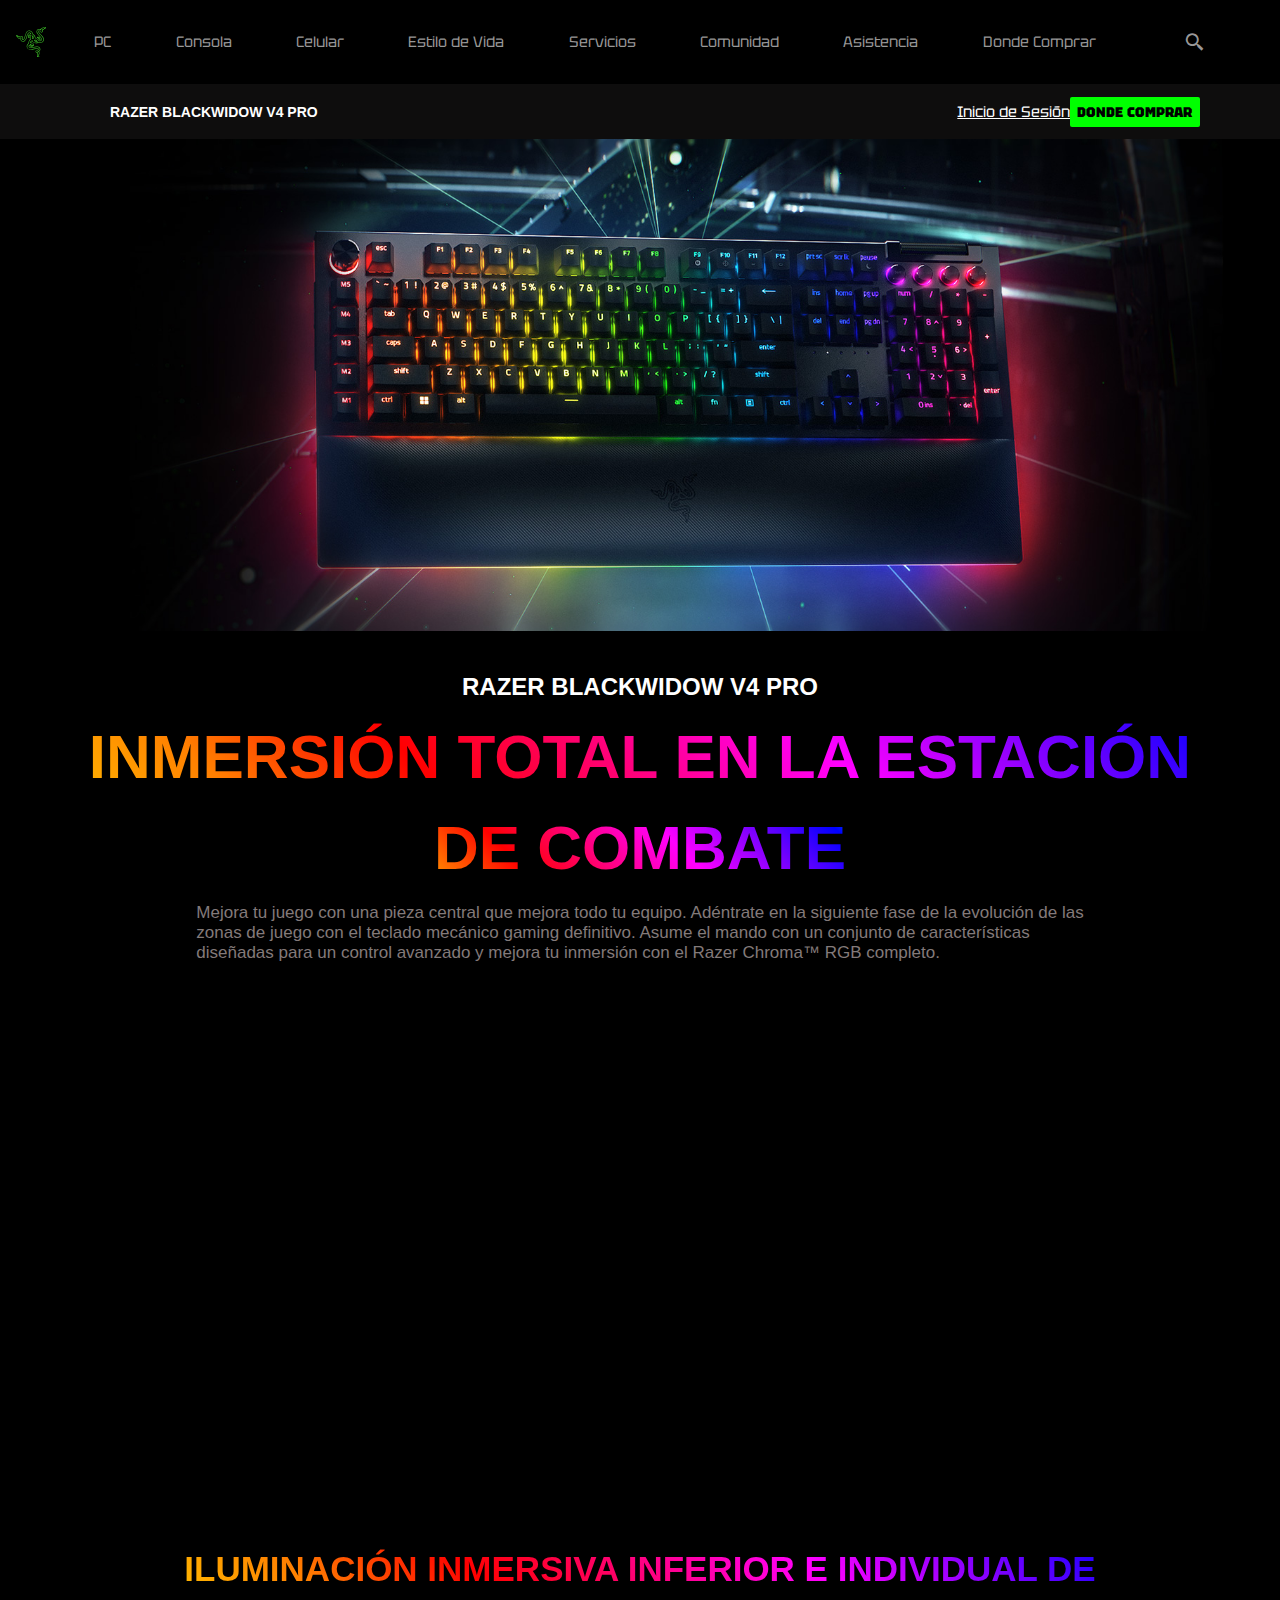
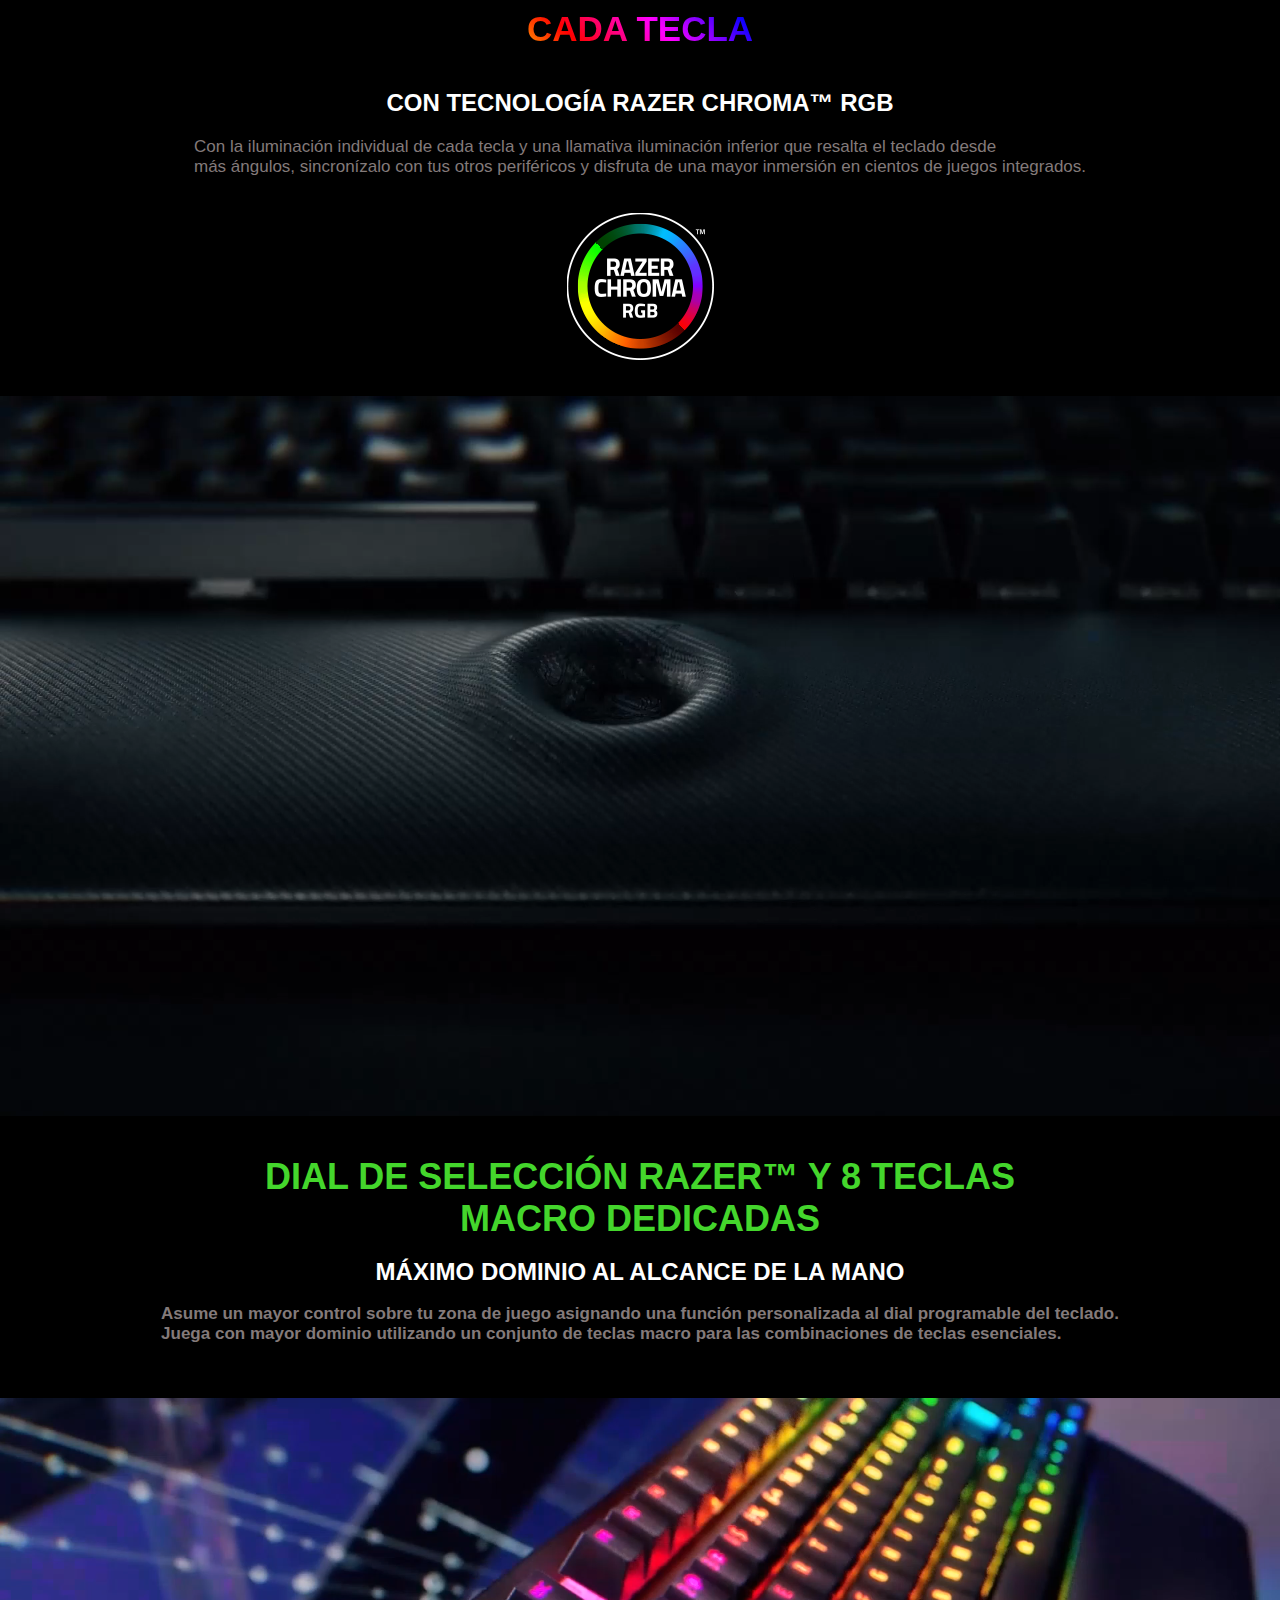
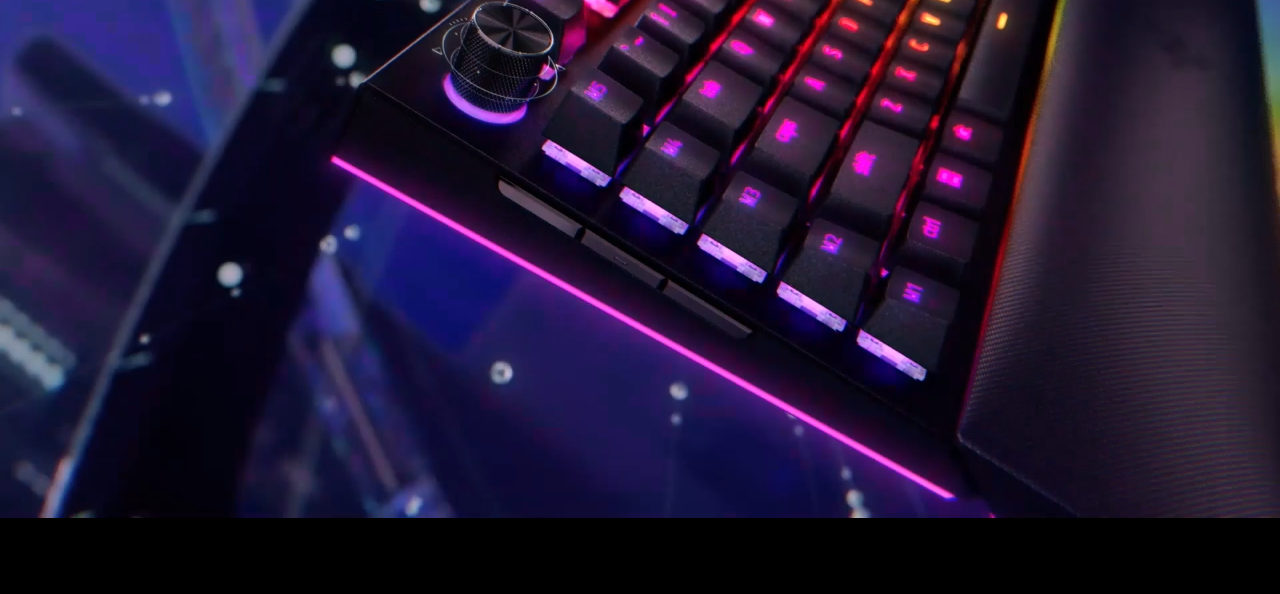
<file: index.html>
<!DOCTYPE html>
<html lang="en">
<head>
    <meta charset="UTF-8">
    <meta name="viewport" content="width=device-width, initial-scale=1.0">
    <title>Teclado mecánico RAZER BLACKWIDOW V4 PRO </title>
    <link rel="stylesheet" href="pagina1/css/style.css">
    <link rel="shortcut icon " href="pagina1/imagenes/icono.svg" type="image/x-icon">
    <link href='https://unpkg.com/boxicons@2.1.4/css/boxicons.min.css' rel='stylesheet'>
    <link href="https://api.fontshare.com/v2/css?f[]=general-sans@200&display=swap" rel="stylesheet">
    <link rel="preconnect" href="https://fonts.googleapis.com">
    <link rel="preconnect" href="https://fonts.gstatic.com" crossorigin>
    <link href="https://fonts.googleapis.com/css2?family=Raleway:wght@100&family=Tektur&display=swap" rel="stylesheet">
    <link href="https://api.fontshare.com/v2/css?f[]=chillax@200&display=swap" rel="stylesheet">
</head>
<body>
    <header>
        <nav class="menu">
            <img class="logo" src="/pagina1/imagenes/icono.svg" alt="">
            <a href="https://www.razer.com/latam-es/pc" class="menu" target="_blank">PC</a>
            <a href="https://www.razer.com/latam-es/console-gaming" class="menu" target="_blank">Consola</a>
            <a href="https://www.razer.com/latam-es/mobile" class="menu" target="_blank">Celular</a>
            <a href="https://www.razer.com/latam-es/lifestyle" class="menu" target="_blank">Estilo de Vida</a>
            <a href="https://www.razer.com/latam-es/services" class="menu" target="_blank">Servicios</a>
            <a href="https://www.razer.com/latam-es/community" class="menu" target="_blank">Comunidad</a>
            <a href="https://support.razer.com/" class="menu" target="_blank">Asistencia</a>
            <a href="https://www.razer.com/latam-es/where-to-buy" class="menu" target="_blank">Donde Comprar</a>
           
            <div class="contenedor-iconos">
                <i class='bx bx-search-alt-2'></i> 
            </div>

        </nav>
        
        <div class="donde-comprar">
            <h1 class="nombre-producto">RAZER BLACKWIDOW V4 PRO</h1>
            
            <a class="inicio" href="pagina2/index1.html" target="_blank">Inicio de Sesión</a>

            <p class="comprar"> <b>DONDE COMPRAR</b></p>
        </div>
    
    </header>
        
    <main>
        <img class="teclado" src="pagina1/imagenes/teclado.jpg" alt="">

        <div class="descripcion">
            <br>
            <h2>RAZER BLACKWIDOW V4 PRO</h2>

            <p class="subtitulo"> <b>INMERSIÓN TOTAL EN LA ESTACIÓN</b> <p class="subtitulo"><b>DE COMBATE</b></p></p>
        
        </div>

        <div class="informacion">
            <p>Mejora tu juego con una pieza central que mejora todo tu equipo. Adéntrate en la siguiente fase de la evolución de las <br> zonas de juego con el teclado mecánico gaming definitivo. Asume el mando con un conjunto de características <br> diseñadas para un control avanzado y mejora tu inmersión con el Razer Chroma™ RGB completo.</p>
        </div>
        
        <br>
        <br>
        <br>
        <br>
        
        <div class="video">
            <iframe width="1349" height="492" src="https://www.youtube.com/embed/IBtSx1BAhnI" title="Razer BlackWidow V4 Pro | Full-Blown Battlestation Immersion" frameborder="0" allow="accelerometer; autoplay; clipboard-write; encrypted-media; gyroscope; picture-in-picture; web-share" allowfullscreen></iframe>
        </div>
                <br>
        
            <div class="descripcion">
                    <p class="subtitulo2"> <b>ILUMINACIÓN INMERSIVA INFERIOR E INDIVIDUAL DE <p class="subtitulo2"> CADA TECLA</p></b></p>
        
                    <h2 class="tec">CON TECNOLOGÍA RAZER CHROMA™ RGB</h2>

                    <div class="informacion">
                        <p> Con la iluminación individual de cada tecla y una llamativa iluminación inferior que resalta el teclado desde <br> más ángulos, sincronízalo con tus otros periféricos y disfruta de una mayor inmersión en cientos de juegos integrados.</p>
                    </div>
            </div>
                <br>
                <br>
                <div class="logo-chroma">
                    <img class="logo-chroma"   src="/pagina1/imagenes/logo-chroma.png" alt="">
                </div>
                <br>
                <br>
                <video autoplay muted volume="0" preload="auto" loop>
                    <source src="/pagina1/imagenes/video1.mp4" type="video/mp4">
                  </video>

                <br>
                <br>
                <br>
                <div>
                    <p class="selecion"> <b>DIAL DE SELECCIÓN RAZER™ Y 8 TECLAS <p class="selecion"> MACRO DEDICADAS</p></p>
                    <br>
                    <h2 class="tec">MÁXIMO DOMINIO AL ALCANCE DE LA MANO</h2>
                    <br>
                    <div class="informacion">
                         <p>Asume un mayor control sobre tu zona de juego asignando una función personalizada al dial programable del teclado. <br>Juega con mayor dominio utilizando un conjunto de teclas macro para las combinaciones de teclas esenciales.</p>
                    </div>

                    <br>
                    <br>
                    <br>
                    <video autoplay muted volume="0" preload="auto" loop>
                        <source src="/pagina1/imagenes/video2.mp4" type="video/mp4">
                      </video>

                </div>
                  
    </main>

    <footer>
        
        
        
        
        <br>
        <br>
        <br>
        <br>
    </footer>
</body>
</html>
</file>
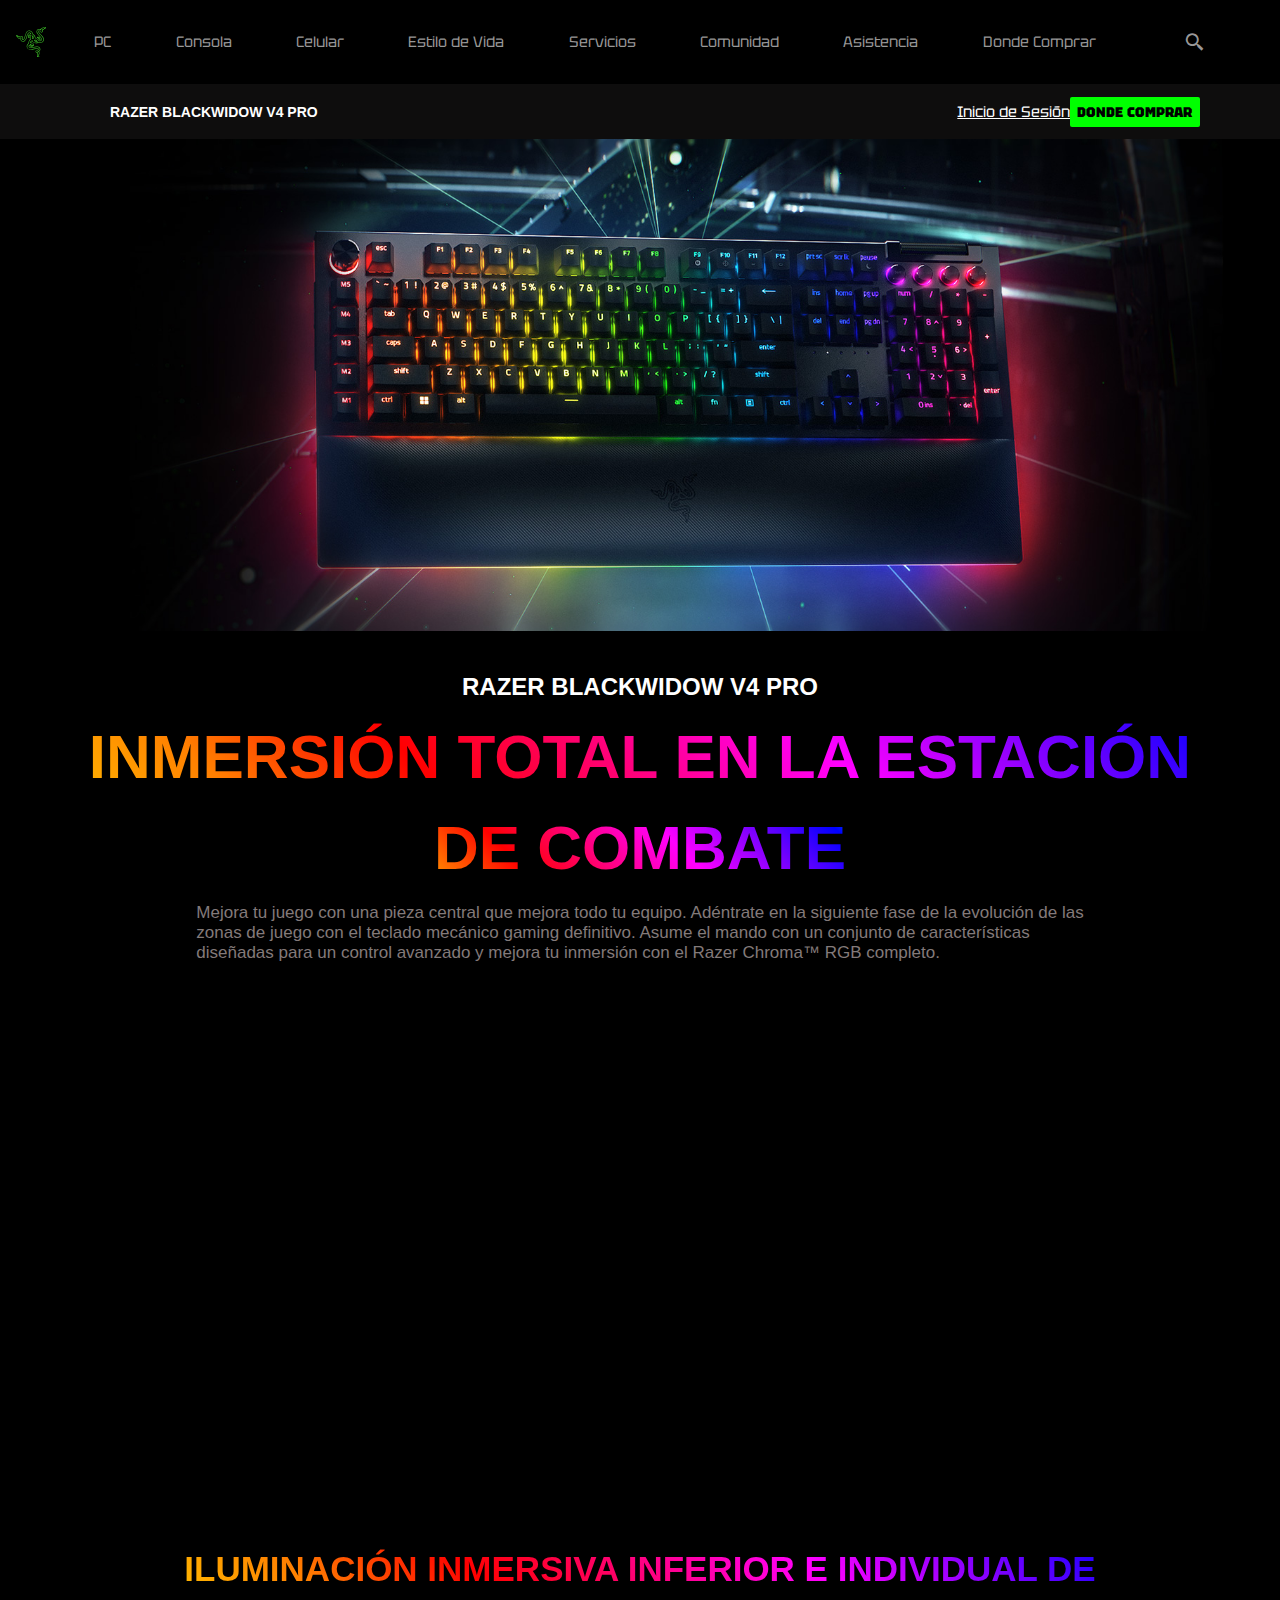
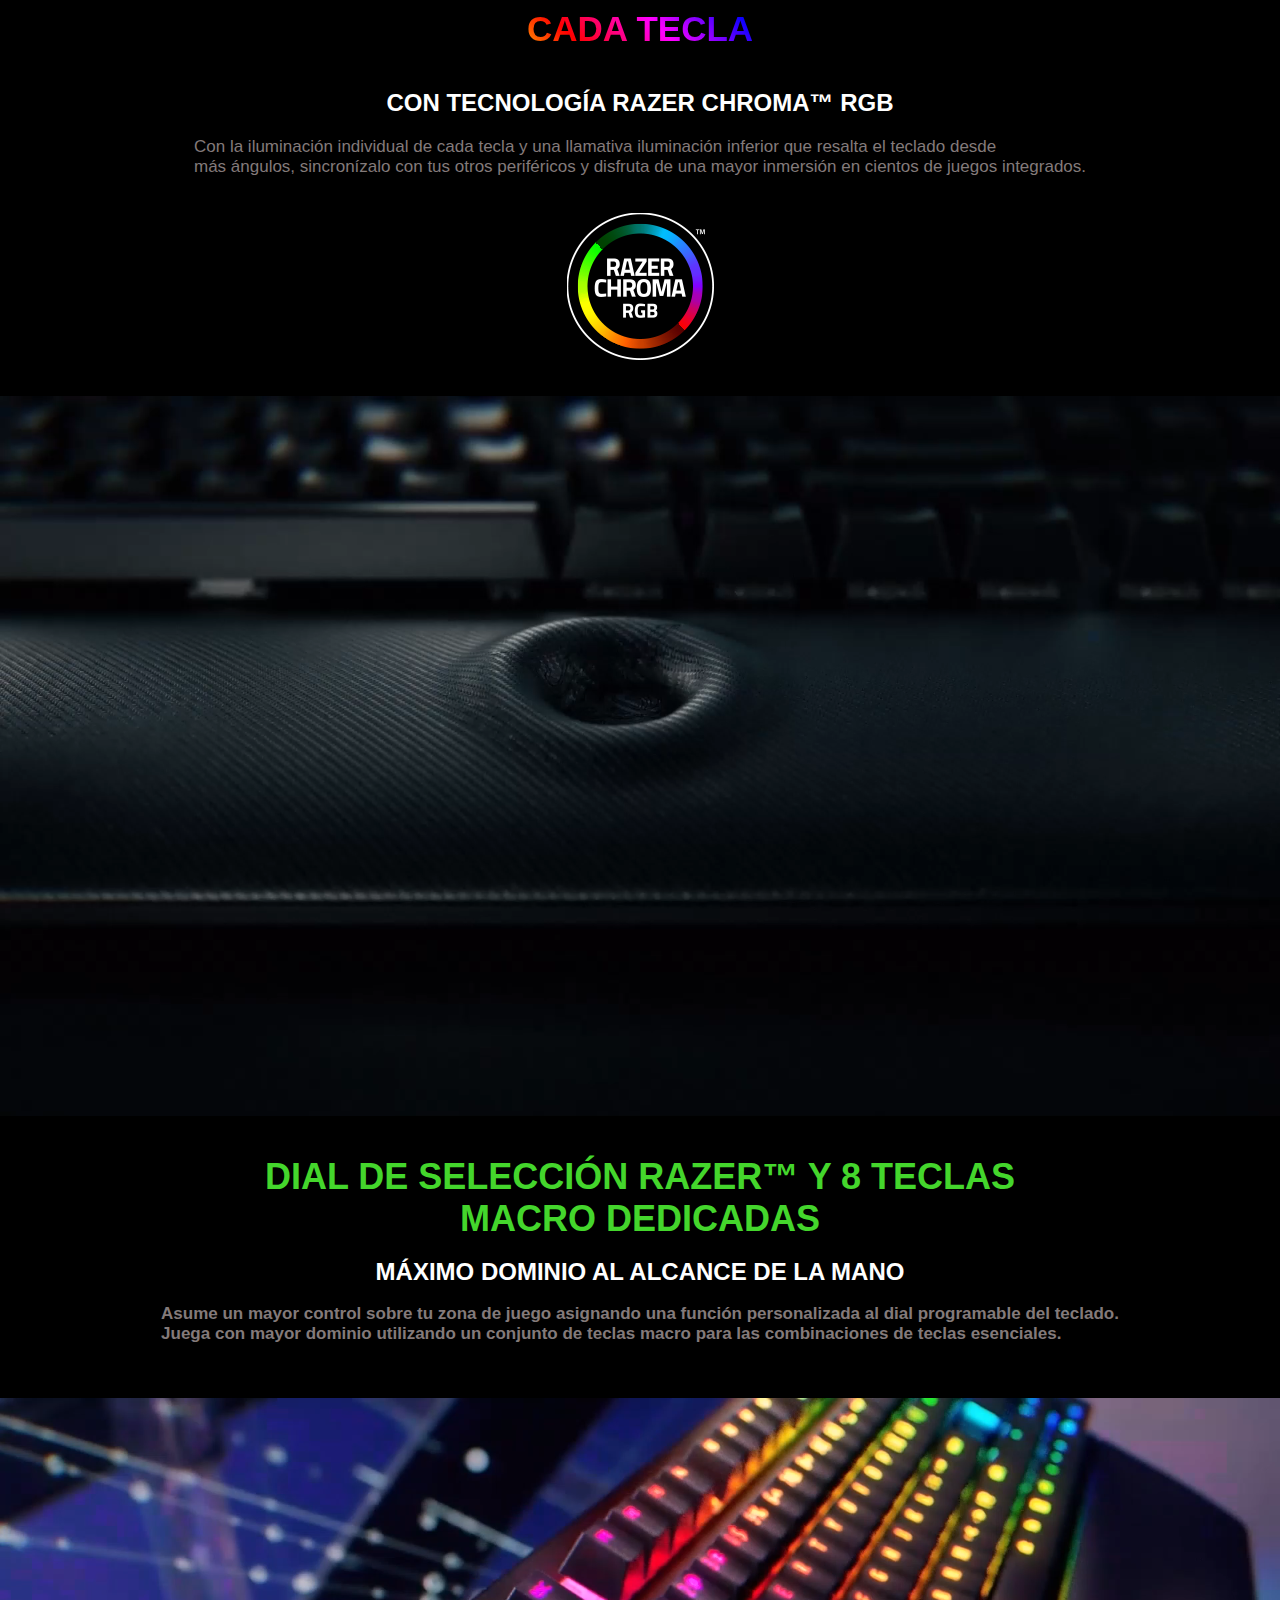
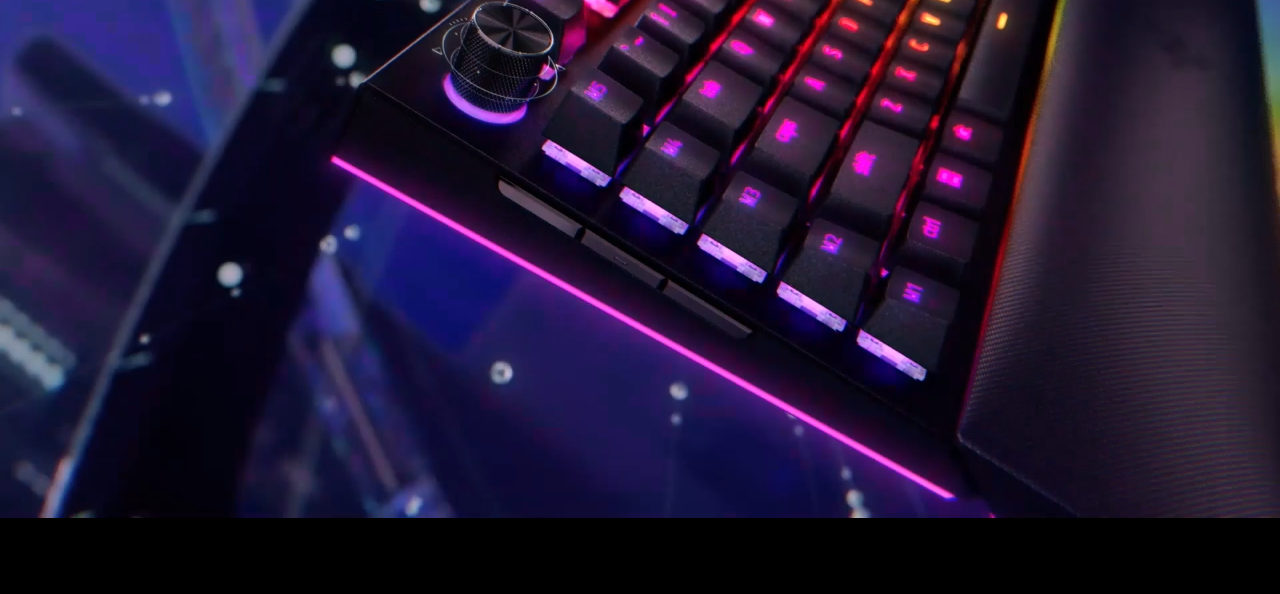
<file: pagina1/index.html>
<!DOCTYPE html>
<html lang="en">
<head>
    <meta charset="UTF-8">
    <meta name="viewport" content="width=device-width, initial-scale=1.0">
    <title>Teclado mecánico RAZER BLACKWIDOW V4 PRO </title>
    <link rel="stylesheet" href="css/style.css">
    <link rel="shortcut icon " href="/imagenes/icono.svg" type="image/x-icon">
    <link href='https://unpkg.com/boxicons@2.1.4/css/boxicons.min.css' rel='stylesheet'>
    <link href="https://api.fontshare.com/v2/css?f[]=general-sans@200&display=swap" rel="stylesheet">
    <link rel="preconnect" href="https://fonts.googleapis.com">
    <link rel="preconnect" href="https://fonts.gstatic.com" crossorigin>
    <link href="https://fonts.googleapis.com/css2?family=Raleway:wght@100&family=Tektur&display=swap" rel="stylesheet">
    <link href="https://api.fontshare.com/v2/css?f[]=chillax@200&display=swap" rel="stylesheet">
</head>
<body>
    <header>
        <nav class="menu">
            <img class="logo" src="imagenes/icono.svg" alt="">
            <a href="https://www.razer.com/latam-es/pc" class="menu" target="_blank">PC</a>
            <a href="https://www.razer.com/latam-es/console-gaming" class="menu" target="_blank">Consola</a>
            <a href="https://www.razer.com/latam-es/mobile" class="menu" target="_blank">Celular</a>
            <a href="https://www.razer.com/latam-es/lifestyle" class="menu" target="_blank">Estilo de Vida</a>
            <a href="https://www.razer.com/latam-es/services" class="menu" target="_blank">Servicios</a>
            <a href="https://www.razer.com/latam-es/community" class="menu" target="_blank">Comunidad</a>
            <a href="https://support.razer.com/" class="menu" target="_blank">Asistencia</a>
            <a href="https://www.razer.com/latam-es/where-to-buy" class="menu" target="_blank">Donde Comprar</a>
           
            <div class="contenedor-iconos">
                <i class='bx bx-search-alt-2'></i> 
            </div>

        </nav>
        
        <div class="donde-comprar">
            <h1 class="nombre-producto">RAZER BLACKWIDOW V4 PRO</h1>
            
            <a class="inicio" href="pagina2/index.html" target="_blank">Inicio de Sesión</a>

            <p class="comprar"> <b>DONDE COMPRAR</b></p>
        </div>
    
    </header>
        
    <main>
        <img class="teclado" src="imagenes/teclado.jpg" alt="">

        <div class="descripcion">
            <br>
            <h2>RAZER BLACKWIDOW V4 PRO</h2>

            <p class="subtitulo"> <b>INMERSIÓN TOTAL EN LA ESTACIÓN</b> <p class="subtitulo"><b>DE COMBATE</b></p></p>
        
        </div>

        <div class="informacion">
            <p>Mejora tu juego con una pieza central que mejora todo tu equipo. Adéntrate en la siguiente fase de la evolución de las <br> zonas de juego con el teclado mecánico gaming definitivo. Asume el mando con un conjunto de características <br> diseñadas para un control avanzado y mejora tu inmersión con el Razer Chroma™ RGB completo.</p>
        </div>
        
        <br>
        <br>
        <br>
        <br>
        
        <div class="video">
            <iframe width="1349" height="492" src="https://www.youtube.com/embed/IBtSx1BAhnI" title="Razer BlackWidow V4 Pro | Full-Blown Battlestation Immersion" frameborder="0" allow="accelerometer; autoplay; clipboard-write; encrypted-media; gyroscope; picture-in-picture; web-share" allowfullscreen></iframe>
        </div>
                <br>
        
            <div class="descripcion">
                    <p class="subtitulo2"> <b>ILUMINACIÓN INMERSIVA INFERIOR E INDIVIDUAL DE <p class="subtitulo2"> CADA TECLA</p></b></p>
        
                    <h2 class="tec">CON TECNOLOGÍA RAZER CHROMA™ RGB</h2>

                    <div class="informacion">
                        <p> Con la iluminación individual de cada tecla y una llamativa iluminación inferior que resalta el teclado desde <br> más ángulos, sincronízalo con tus otros periféricos y disfruta de una mayor inmersión en cientos de juegos integrados.</p>
                    </div>
            </div>
                <br>
                <br>
                <div class="logo-chroma">
                    <img class="logo-chroma"   src="imagenes/logo-chroma.png" alt="">
                </div>
                <br>
                <br>
                <video autoplay muted volume="0" preload="auto" loop>
                    <source src="imagenes/video1.mp4" type="video/mp4">
                  </video>

                <br>
                <br>
                <br>
                <div>
                    <p class="selecion"> <b>DIAL DE SELECCIÓN RAZER™ Y 8 TECLAS <p class="selecion"> MACRO DEDICADAS</p></p>
                    <br>
                    <h2 class="tec">MÁXIMO DOMINIO AL ALCANCE DE LA MANO</h2>
                    <br>
                    <div class="informacion">
                         <p>Asume un mayor control sobre tu zona de juego asignando una función personalizada al dial programable del teclado. <br>Juega con mayor dominio utilizando un conjunto de teclas macro para las combinaciones de teclas esenciales.</p>
                    </div>

                    <br>
                    <br>
                    <br>
                    <video autoplay muted volume="0" preload="auto" loop>
                        <source src="imagenes/video2.mp4" type="video/mp4">
                      </video>

                </div>
                  
    </main>

    <footer>
        
        
        
        
        <br>
        <br>
        <br>
        <br>
    </footer>
</body>
</html>
</file>
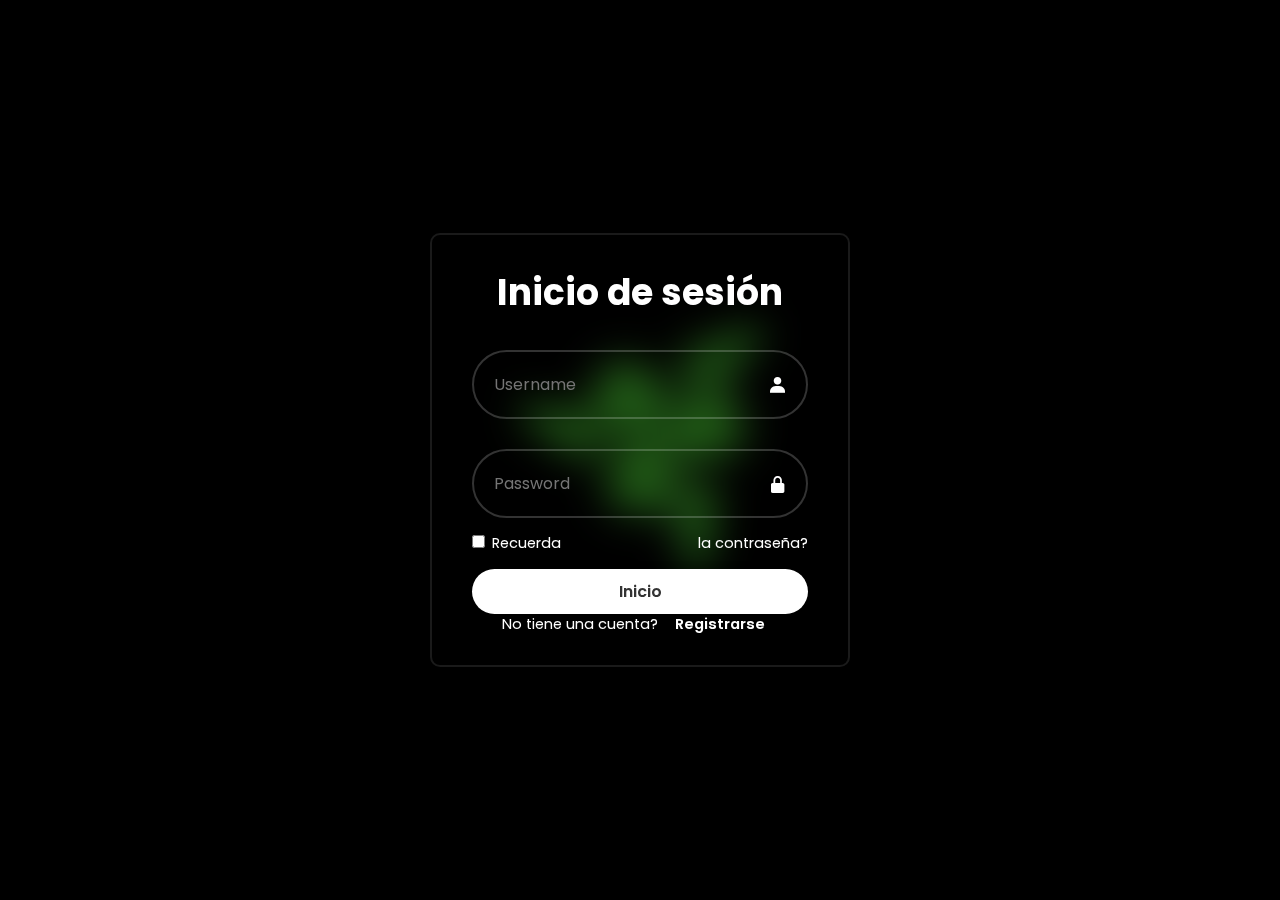
<file: pagina2/index.html>
<!DOCTYPE html>
<html lang="en">
<head>
  <meta charset="UTF-8">
  <meta name="viewport" content="width=device-width, initial-scale=1.0">
  <title>Formulario</title>
  <link rel="stylesheet" href="style.css">
  <link href='https://unpkg.com/boxicons@2.1.4/css/boxicons.min.css' rel='stylesheet'>
  <link rel="shortcut icon " href="imagenes/icono.svg" type="image/x-icon">
</head>

<body>

    <div class="wrapper">
      <form action="">
        <h1>Inicio de sesión</h1>
          <div class="input-box">
            <input type="text" placeholder="Username" required>
            <i class='bx bxs-user'></i>
          </div>
          <div class="input-box">
            <input type="password" placeholder="Password" required>
            <i class='bx bxs-lock-alt'></i>
          </div>
          <div class="remember-forgot">
              <label><input type="checkbox"> Recuerda</label>
              <a href="#">la contraseña?</a>
          </div>

          <button type="sumbit" class="btn">Inicio</button>

          <div class="register-link">
            <p>No tiene una cuenta? <a href="#">Registrarse</a></p>
          </div>

      </form>
    </div>
</body>

</html>
</file>
<file: pagina1/css/style.css>
@charset "UTF-8";
* {
  margin: 0;
  padding: 0;
  box-sizing: border-box;
}

html {
  background-color: black;
}

body .menu {
  display: flex;
  justify-content: space-between;
  align-items: center;
  margin: 16px;
  color: rgba(196, 195, 195, 0.788);
  text-decoration: none;
  font-size: 15px;
  font-family: "Tektur", cursive;
}
body .menu .menu:hover {
  color: white;
  text-decoration: none;
}
body .menu .logo {
  position: relative;
  width: 30px;
  height: 30px;
  left: 100;
  cursor: pointer;
}
body .menu .contenedor-iconos {
  display: flex;
  justify-content: space-between;
  align-items: center;
  position: relative;
  right: -40px;
  font-size: 22px;
  width: 120px;
}
body .menu .contenedor-iconos:hover {
  color: white;
  text-decoration: none;
  cursor: pointer;
}
body .menu .video {
  width: 1349px;
  height: 492px;
}
body .donde-comprar {
  display: flex;
  justify-content: space-between;
  align-items: center;
  position: relative;
  background-color: rgb(14, 13, 13);
  color: #fff;
  gap: 20px;
}
body .donde-comprar .inicio {
  display: flex;
  align-items: center;
  position: relative;
  font-family: "Tektur", cursive;
  color: #fff;
  font-size: 15px;
  right: -280px;
  cursor: pointer;
}
body .donde-comprar .inicio:hover {
  text-decoration: none;
  color: #44d62c;
}
body .donde-comprar .nombre-producto {
  display: flex;
  align-items: center;
  position: relative;
  color: #fff;
  font-size: 14px;
  height: 55px;
  background-color: rgb(14, 13, 13);
  font-family: "Chillax", sans-serif;
  padding-left: 110px;
}
body .donde-comprar .variantes {
  display: flex;
  align-items: center;
  position: relative;
  font-family: Arial, Helvetica, sans-serif;
  color: #837a7a;
  font-size: 14px;
  right: -280px;
  cursor: pointer;
}
body .donde-comprar .variantes:hover {
  color: rgb(22, 201, 22);
  text-decoration: none;
}
body .donde-comprar .comprar {
  display: flex;
  align-items: center;
  justify-content: center; /* Centrar horizontalmente */
  position: relative;
  left: -80px;
  width: 130px; /* Ancho del rectángulo */
  height: 30px; /* Altura del rectángulo */
  background-color: #0f0;
  font-weight: 1000;
  border-radius: 2px;
  color: black;
  font-size: 14px;
  font-family: "Tektur", cursive;
  cursor: pointer;
}
body .donde-comprar .comprar:hover {
  background-color: rgba(255, 255, 255, 0.712);
  text-decoration: none;
}
body main .teclado {
  width: 1349px;
  height: 492px;
}
body main .descripcion {
  display: flex;
  flex-direction: column;
  justify-content: center;
  align-items: center;
  gap: 20px;
  color: #fff;
  font-family: "Chillax", sans-serif;
}
body main .descripcion .subtitulo {
  font-size: 62px;
  background-image: linear-gradient(45deg, #FFC700, #FF7F00, #FF0000, #FF007F, #FF00FF, #7F00FF, #0000FF, #00FFFF, #00FF7F, #00FF00, #7FFF00, #FFFF00);
  background-size: 200% 200%;
  animation: arcoiris 5s linear infinite;
  -webkit-animation: arcoiris 5s linear infinite;
  background-clip: text;
  -webkit-background-clip: text;
  color: transparent; /* Hacemos el texto transparente */
  font-family: Arial, Helvetica, sans-serif;
}
body main video {
  width: 100%;
  height: 100%;
}
body main .informacion {
  display: flex;
  justify-content: center;
  align-items: center;
  font-size: 17px;
  color: #837a7a;
  font-family: Arial, Helvetica, sans-serif;
}
body main .subtitulo2 {
  font-size: 35px;
  background-image: linear-gradient(45deg, #FFC700, #FF7F00, #FF0000, #FF007F, #FF00FF, #7F00FF, #0000FF, #00FFFF, #00FF7F, #00FF00, #7FFF00, #FFFF00);
  background-size: 200% 200%;
  animation: arcoiris 5s linear infinite;
  -webkit-animation: arcoiris 5s linear infinite;
  background-clip: text;
  -webkit-background-clip: text;
  color: transparent;
  font-family: Arial, Helvetica, sans-serif;
}
body main .tec {
  display: flex;
  justify-content: center;
  align-items: center;
  font-family: Arial, Helvetica, sans-serif;
  color: #fff;
}
body main .logo-chroma {
  display: flex;
  justify-content: center;
  align-items: center;
}
body main .selecion {
  display: flex;
  justify-content: center;
  align-items: center;
  color: #44d62c;
  font-size: 36px;
  font-family: Arial, Helvetica, sans-serif;
}/*# sourceMappingURL=style.css.map */
</file>
<file: pagina2/style.css>
@import url('https://fonts.googleapis.com/css2?family=Poppins:wght@100;200;400&display=swap');

*{
    margin: 0;
    padding: 0;
    box-sizing: border-box;
    font-family: "Poppins", sans-serif;
    
}
body{
    display: flex;
    justify-content: center;
    align-items: center;
    min-height: 100vh;
    background: url("/pagina2/imagenes/fondo\ razer.jpg") no-repeat;
    background-size: cover;
    background-position: center;

}
.wrapper{
    width: 420px;
    background: transparent;
    border: 2px solid rgba(255, 255, 255, .1);
    backdrop-filter: blur(20px);
    box-shadow: 0 0 10px rgba(0, 0, 0, .2);
    color: #fff;
    border-radius: 10px;
    padding: 30px 40px ;
}

.wrapper h1{
    font-size: 36px;
    text-align: center;
}

.wrapper .input-box{
    position: relative;
    width: 100%;
    height: 50%;
    margin: 30px 0;
}
.input-box input{
    width: 100%;
    height: 100%;
    background: transparent;
    border: none;
    outline: none;
    border: 2px solid rgba(255, 255, 255, .2);
    border-radius: 40px;
    font-size: 16px;
    color: #fff;
    padding: 20px 45px 20px 20px  ;
}

.input-box input::placeholder{
    color: fff;
}

.input-box i{
    position: absolute;
    right: 20px;
    top: 50%;
    transform: translateY(-50%);
    font-size: 20px;
}
.wrapper .remember-forgot{
    display: flex;
    justify-content: space-between;
    font-size: 14.5px;
    margin: -15px 0 15px;
}

.remember-forgot label input{
    accent-color: #fff;
    margin-right: 3px;
}

.remember-forgot a{
    color: #fff;
    text-decoration: none;
}

.remember-forgot a:hover{
    text-decoration: none;
}

.wrapper .btn {
    width: 100%;
    height: 45px;
    background: #fff;
    border: none;
    outline: none;
    border-radius: 40px; 
    box-shadow: 0 0 10px rgba(0, 0, 0, .1);
    cursor: pointer;
    font-size: 16px;
    color: #333;
    font-weight: 600;
}

.wrapper .register-link{
    font-size: 14.5px;
    text-align: center;
    margin-top: 20px 0 15px;
}

.register-link p a{
    color: #fff;
    text-decoration: none;
    font-weight: 600;
    margin: 4%;
}
.register-link p a:hover{
    text-decoration: underline;
}
</file>
